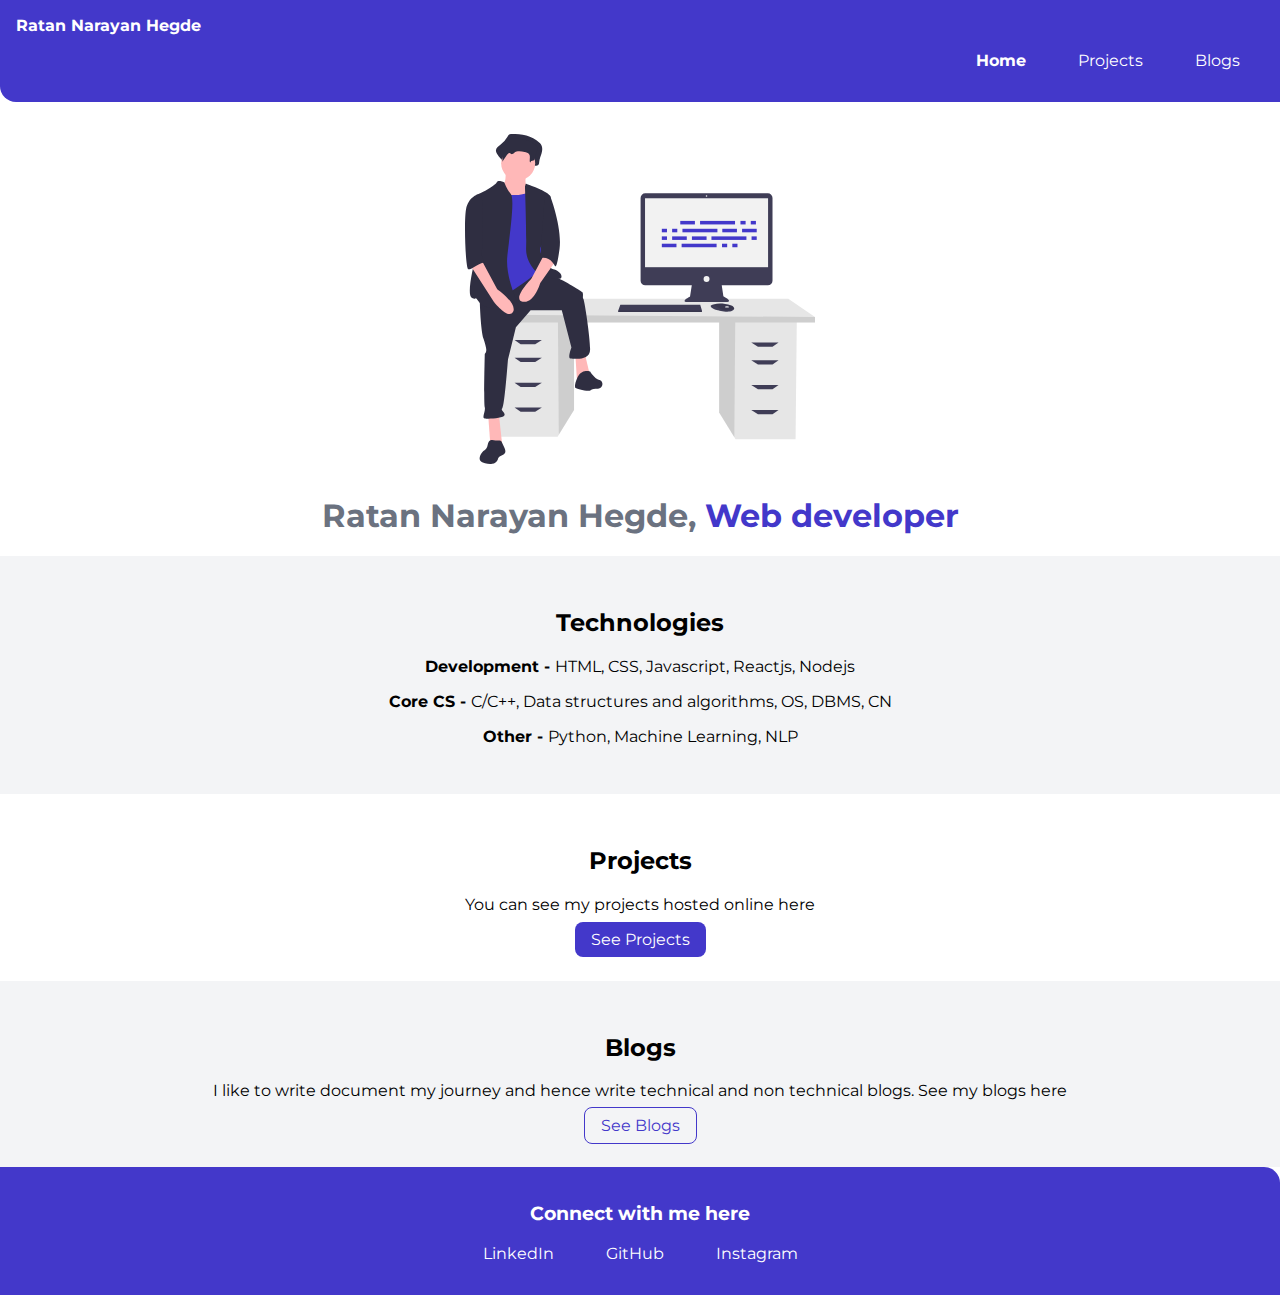
<file: index.html>
<!DOCTYPE html>
<html lang="en">
  <head>
    <meta charset="UTF-8" />
    <meta http-equiv="X-UA-Compatible" content="IE=edge" />
    <meta name="viewport" content="width=device-width, initial-scale=1.0" />
    <title>Home | Ratan Narayan Hegde</title>
    <link rel="stylesheet" href="/styles.css" />
  </head>
  <body>
    <nav class="navigation">
      <div class="brand">Ratan Narayan Hegde</div>
      <ul class="navigation-list">
        <li class="list-item-inline link-active"><a href="/">Home</a></li>
        <li class="list-item-inline"><a href="/projects.html">Projects</a></li>
        <li class="list-item-inline"><a href="/blogs.html">Blogs</a></li>
      </ul>
    </nav>
    <div class="hero">
      <img src="/images/hero.svg" alt="" class="hero" />
      <h1 class="hero hero-heading">
        Ratan Narayan Hegde,
        <span class="hero-heading-tag">Web developer</span>
      </h1>
    </div>
    <section class="section container ow">
      <h2>Technologies</h2>
      <p>
        <strong>Development - </strong>HTML, CSS, Javascript, Reactjs, Nodejs
      </p>
      <p>
        <strong>Core CS - </strong>C/C++, Data structures and algorithms, OS,
        DBMS, CN
      </p>
      <p><strong>Other - </strong>Python, Machine Learning, NLP</p>
    </section>
    <section class="section container">
      <h2>Projects</h2>
      <p>You can see my projects hosted online here</p>
      <a href="/projects.html" class="link-primary">See Projects</a>
    </section>
    <section class="section container ow">
      <h2>Blogs</h2>
      <p>
        I like to write document my journey and hence write technical and non
        technical blogs. See my blogs here
      </p>
      <a href="/blogs.html" class="link-secondary">See Blogs</a>
    </section>
    <footer class="footer">
      <h3>Connect with me here</h3>
      <ul class="">
        <li class="list-item-inline">
          <a href="https://www.linkedin.com/in/ratan-narayan-hegde-57769818b/"
            >LinkedIn</a
          >
        </li>
        <li class="list-item-inline">
          <a href="https://github.com/RatanNarayanHegde">GitHub</a>
        </li>
        <li class="list-item-inline">
          <a href="https://www.instagram.com/ratanhegde08/">Instagram</a>
        </li>
      </ul>
    </footer>
  </body>
</html>
</file>
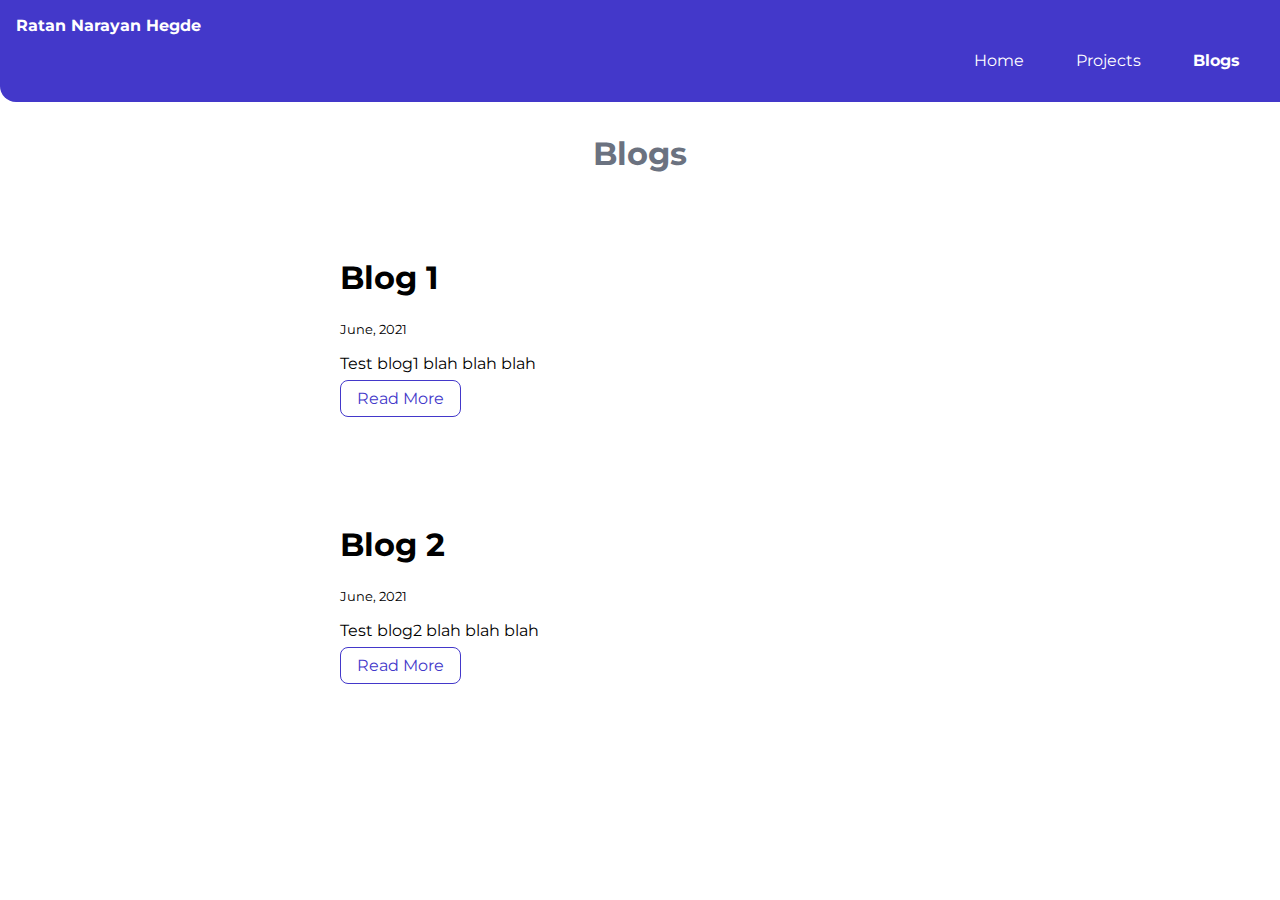
<file: blogs.html>
<!DOCTYPE html>
<html lang="en">
  <head>
    <meta charset="UTF-8" />
    <meta http-equiv="X-UA-Compatible" content="IE=edge" />
    <meta name="viewport" content="width=device-width, initial-scale=1.0" />
    <title>Blogs | Ratan Narayan Hegde</title>
    <link rel="stylesheet" href="styles.css" />
  </head>
  <body>
    <nav class="navigation">
      <div class="brand">Ratan Narayan Hegde</div>
      <ul class="navigation-list">
        <li class="list-item-inline"><a href="/">Home</a></li>
        <li class="list-item-inline">
          <a href="/projects.html">Projects</a>
        </li>
        <li class="list-item-inline link-active">
          <a href="/blogs.html">Blogs</a>
        </li>
      </ul>
    </nav>
    <div class="hero">
      <h1 class="hero hero-heading">Blogs</h1>
    </div>
    <ul class="container container-center list-no-bullet">
      <li>
        <article>
          <h1>Blog 1</h1>
          <small>June, 2021</small>
          <p>Test blog1 blah blah blah</p>
          <a class="link-secondary" href="/blog1.html">Read More</a>
        </article>
      </li>
      <li>
        <article>
          <h1>Blog 2</h1>
          <small>June, 2021</small>
          <p>Test blog2 blah blah blah</p>
          <a class="link-secondary" href="/blog2.html">Read More</a>
        </article>
      </li>
    </ul>
  </body>
</html>
</file>
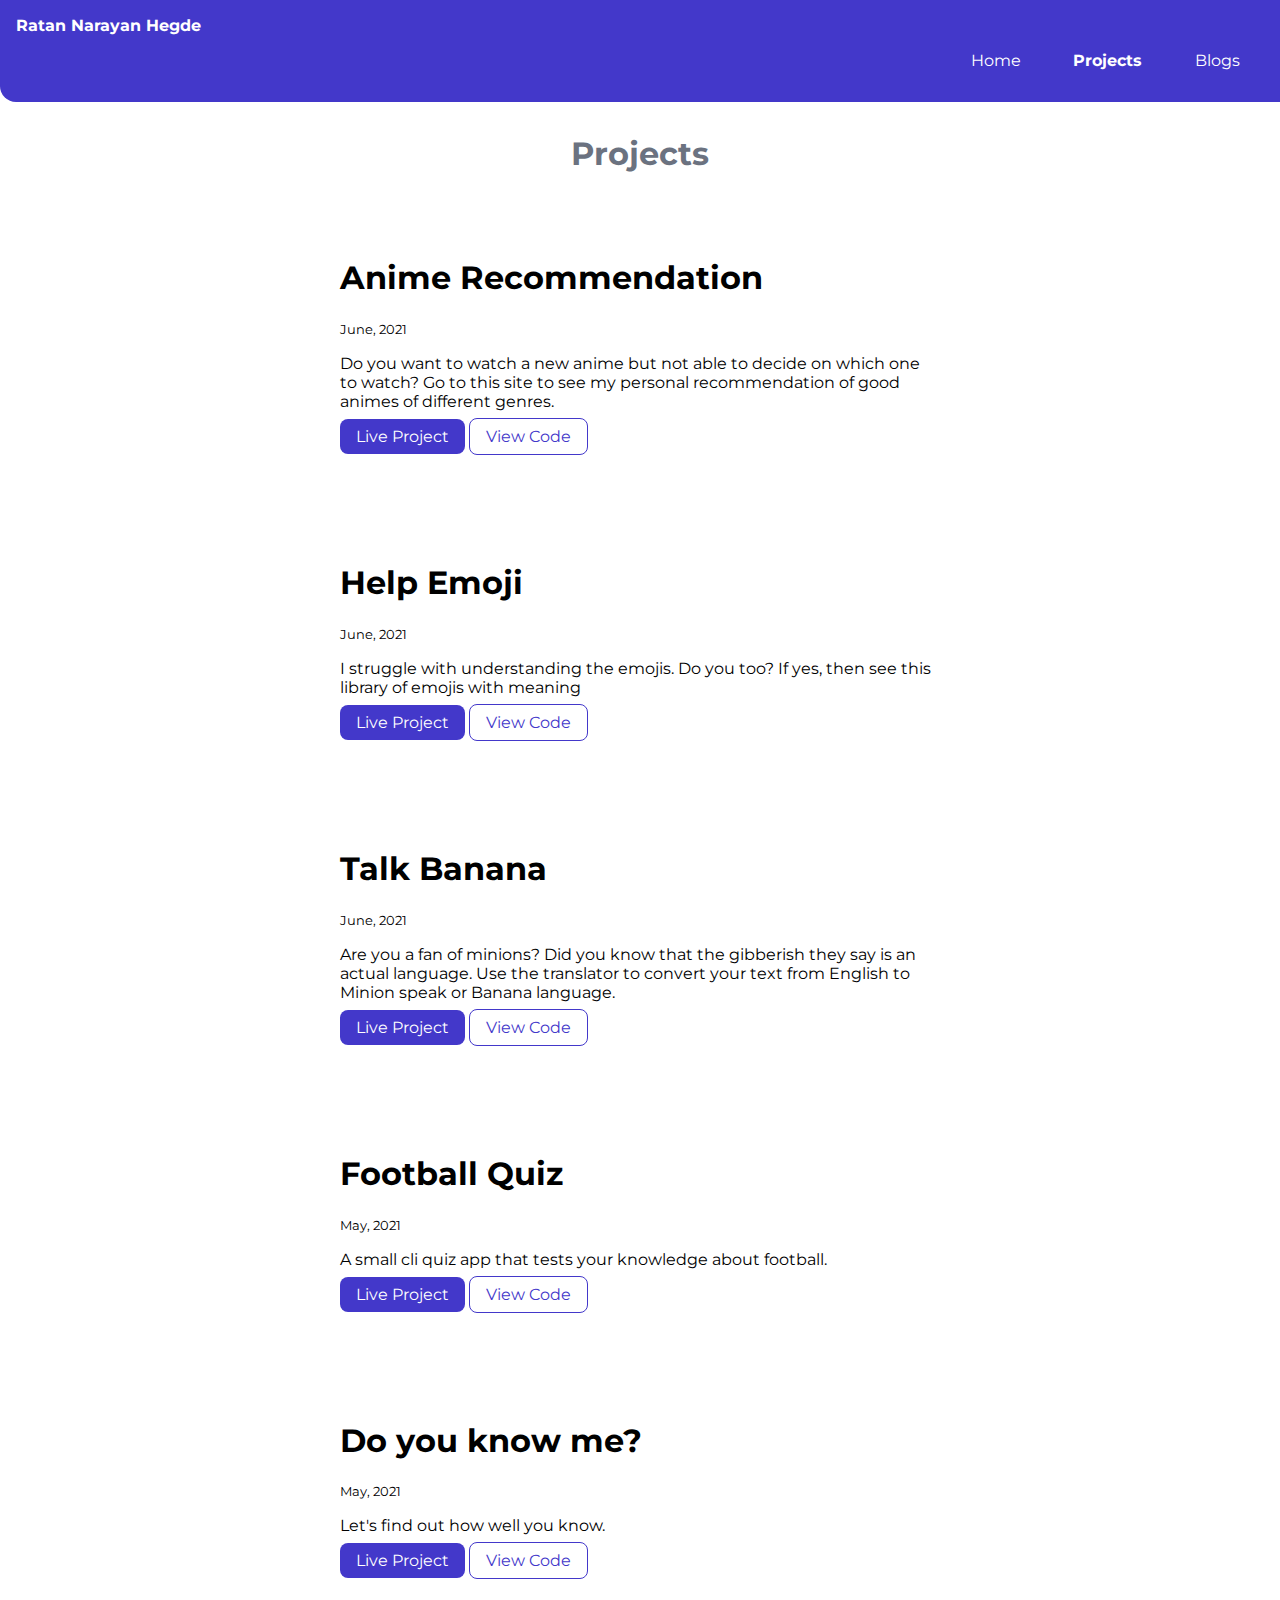
<file: projects.html>
<!DOCTYPE html>
<html lang="en">
  <head>
    <meta charset="UTF-8" />
    <meta http-equiv="X-UA-Compatible" content="IE=edge" />
    <meta name="viewport" content="width=device-width, initial-scale=1.0" />
    <title>Projects | Ratan Narayan Hegde</title>
    <link rel="stylesheet" href="styles.css" />
  </head>
  <body>
    <nav class="navigation">
      <div class="brand">Ratan Narayan Hegde</div>
      <ul class="navigation-list">
        <li class="list-item-inline"><a href="/">Home</a></li>
        <li class="list-item-inline link-active">
          <a href="/projects.html">Projects</a>
        </li>
        <li class="list-item-inline"><a href="/blogs.html">Blogs</a></li>
      </ul>
    </nav>
    <div class="hero">
      <h1 class="hero hero-heading">Projects</h1>
    </div>
    <ul class="container container-center list-no-bullet">
      <li>
        <article>
          <h1>Anime Recommendation</h1>
          <small>June, 2021</small>
          <p>
            Do you want to watch a new anime but not able to decide on which one
            to watch? Go to this site to see my personal recommendation of good
            animes of different genres.
          </p>
          <a class="link-primary" href="https://ix52s.csb.app/">Live Project</a>
          <a
            class="link-secondary"
            href="https://codesandbox.io/s/animerecommendation-ix52s"
            >View Code</a
          >
        </article>
      </li>
      <li>
        <article>
          <h1>Help Emoji</h1>
          <small>June, 2021</small>
          <p>
            I struggle with understanding the emojis. Do you too? If yes, then
            see this library of emojis with meaning
          </p>
          <a class="link-primary" href="https://mpg2c.csb.app/">Live Project</a>
          <a
            class="link-secondary"
            href="https://codesandbox.io/s/help-emoji-mpg2c"
            >View Code</a
          >
        </article>
      </li>
      <li>
        <article>
          <h1>Talk Banana</h1>
          <small>June, 2021</small>
          <p>
            Are you a fan of minions? Did you know that the gibberish they say
            is an actual language. Use the translator to convert your text from
            English to Minion speak or Banana language.
          </p>
          <a class="link-primary" href="https://talkbanananana.netlify.app/"
            >Live Project</a
          >
          <a
            class="link-secondary"
            href="https://github.com/RatanNarayanHegde/minionTalk"
            >View Code</a
          >
        </article>
      </li>
      <li>
        <article>
          <h1>Football Quiz</h1>
          <small>May, 2021</small>
          <p>A small cli quiz app that tests your knowledge about football.</p>
          <a
            class="link-primary"
            href="https://replit.com/@ratanhegde08/FootballQuiz#index.js?embed=1&output=1"
            >Live Project</a
          >
          <a
            class="link-secondary"
            href="https://github.com/RatanNarayanHegde/FootballQuiz"
            >View Code</a
          >
        </article>
      </li>
      <li>
        <article>
          <h1>Do you know me?</h1>
          <small>May, 2021</small>
          <p>Let's find out how well you know.</p>
          <a
            class="link-primary"
            href="https://replit.com/@ratanhegde08/neogcampexercises#index.js?embed=1&output=1"
            >Live Project</a
          >
          <a
            class="link-secondary"
            href="https://github.com/RatanNarayanHegde/KnowMe"
            >View Code</a
          >
        </article>
      </li>
    </ul>
  </body>
</html>
</file>
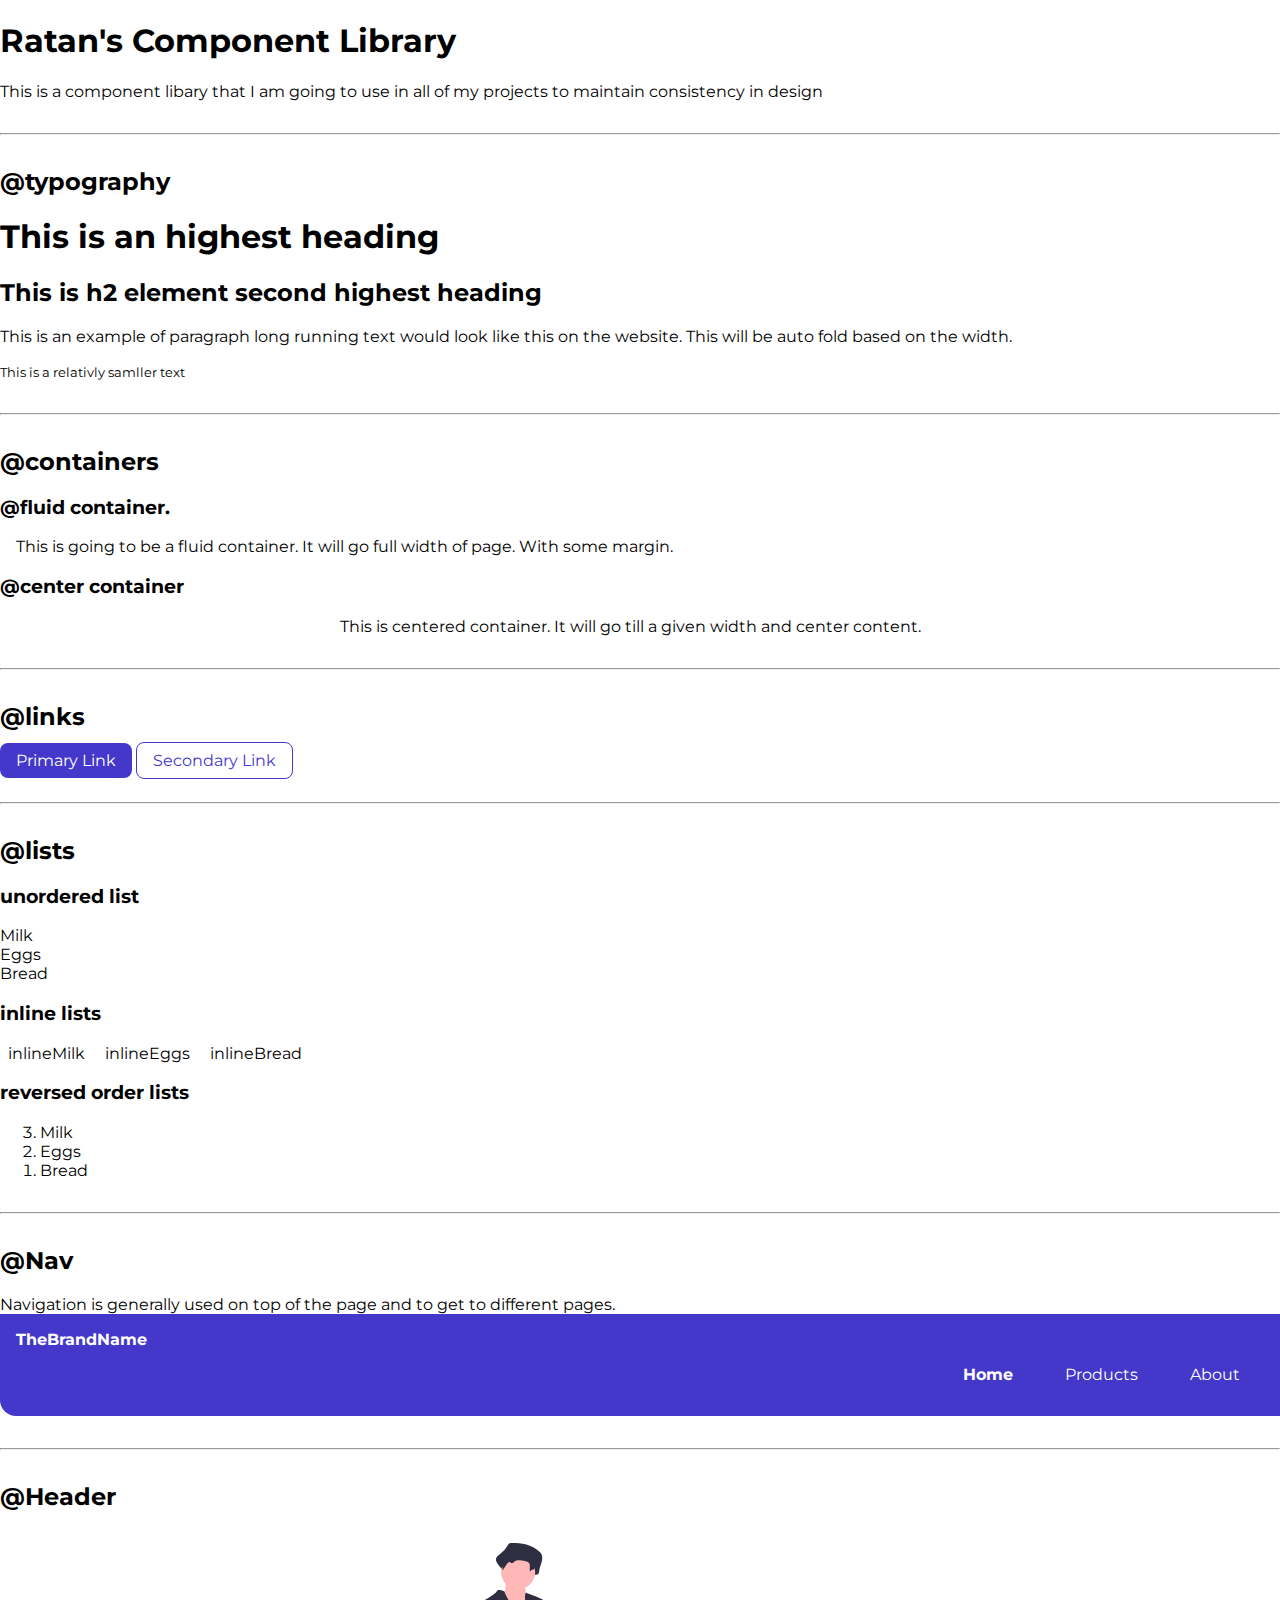
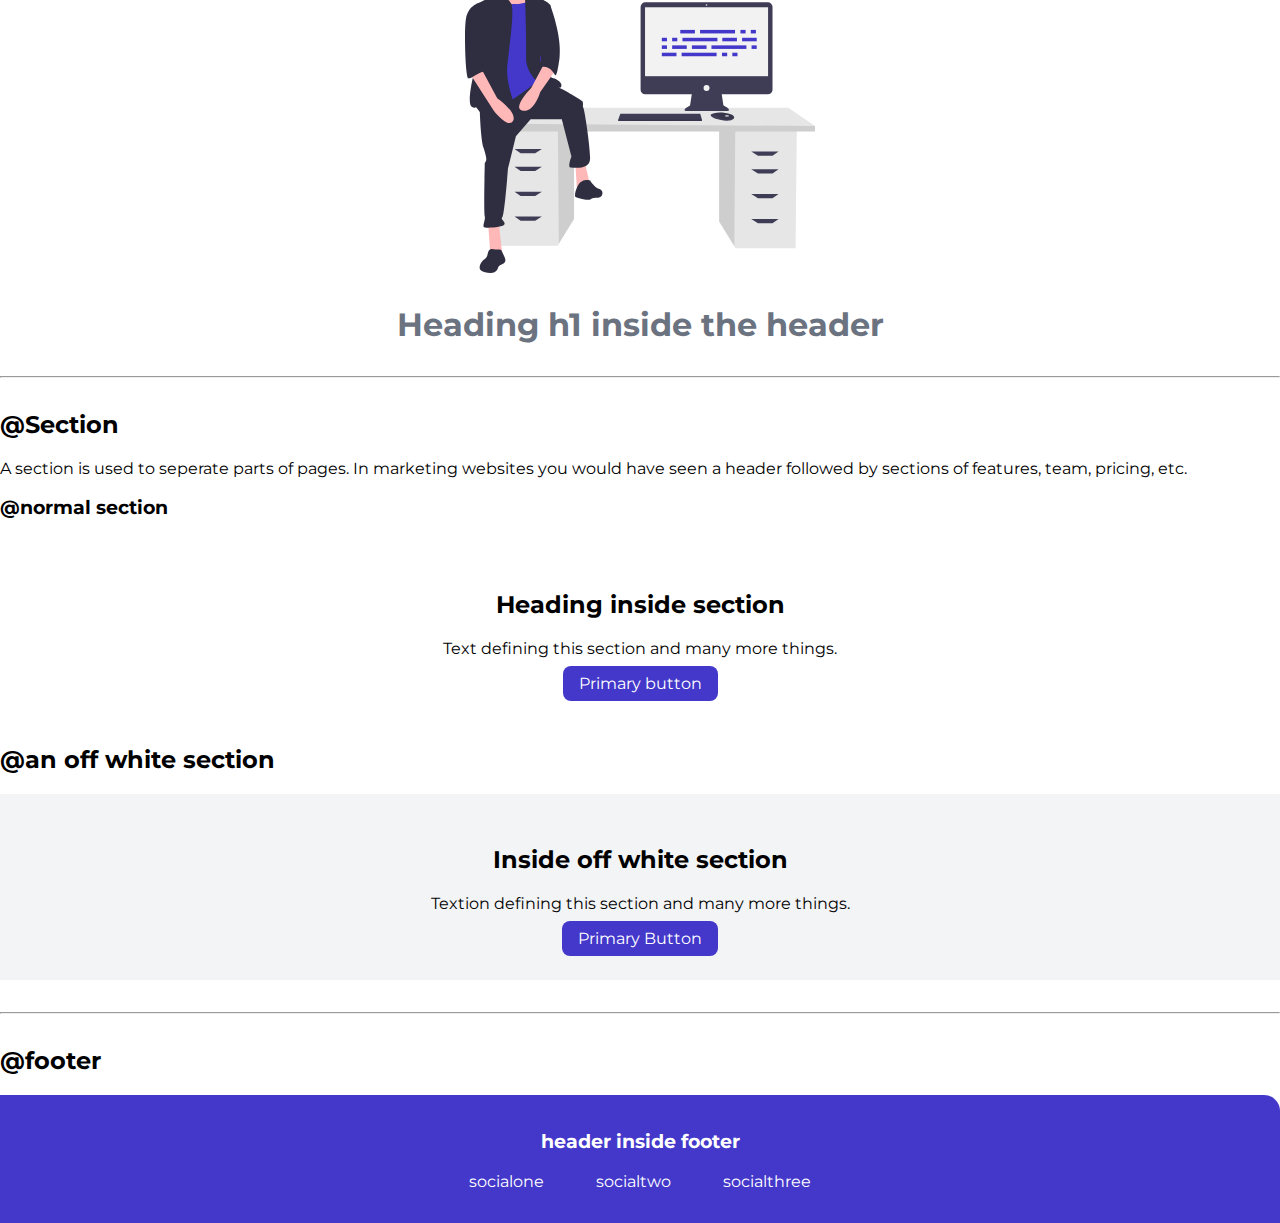
<file: lib/components.html>
<!DOCTYPE html>
<html lang="en">
  <head>
    <meta charset="UTF-8" />
    <meta http-equiv="X-UA-Compatible" content="IE=edge" />
    <meta name="viewport" content="width=device-width, initial-scale=1.0" />
    <link rel="stylesheet" href="/styles.css" />
    <title>Component Library</title>
  </head>
  <body>
    <h1>Ratan's Component Library</h1>
    <p>
      This is a component libary that I am going to use in all of my projects to
      maintain consistency in design
    </p>
    <hr />
    <h2>@typography</h2>
    <h1>This is an highest heading</h1>
    <h2>This is h2 element second highest heading</h2>
    <p>
      This is an example of paragraph long running text would look like this on
      the website. This will be auto fold based on the width.
    </p>
    <small>This is a relativly samller text</small>
    <hr />

    <h2>@containers</h2>
    <h3>@fluid container.</h3>
    <div class="container">
      This is going to be a fluid container. It will go full width of page. With
      some margin.
    </div>

    <h3>@center container</h3>
    <div class="container container-center">
      This is centered container. It will go till a given width and center
      content.
    </div>
    <hr />

    <h2>@links</h2>
    <a href="/" class="link-primary">Primary Link</a>
    <a href="/" class="link-secondary">Secondary Link</a>
    <hr />

    <h2>@lists</h2>
    <h3>unordered list</h3>
    <ul class="list-no-bullet">
      <li>Milk</li>
      <li>Eggs</li>
      <li>Bread</li>
    </ul>

    <h3>inline lists</h3>
    <ul>
      <li class="list-item-inline">inlineMilk</li>
      <li class="list-item-inline">inlineEggs</li>
      <li class="list-item-inline">inlineBread</li>
    </ul>

    <h3>reversed order lists</h3>
    <ol reversed>
      <li>Milk</li>
      <li>Eggs</li>
      <li>Bread</li>
    </ol>
    <hr />

    <h2>@Nav</h2>
    Navigation is generally used on top of the page and to get to different
    pages.
    <nav class="navigation">
      <div class="brand">TheBrandName</div>
      <ul class="navigation-list">
        <li class="list-item-inline link-active"><a href="/">Home</a></li>
        <li class="list-item-inline"><a href="/">Products</a></li>
        <li class="list-item-inline"><a href="/">About</a></li>
      </ul>
    </nav>
    <hr />

    <h2>@Header</h2>
    <div class="hero">
      <img src="/images/hero.svg" alt="" class="hero" />
      <h1 class="hero hero-heading">Heading h1 inside the header</h1>
    </div>
    <hr />

    <h2>@Section</h2>
    <p>
      A section is used to seperate parts of pages. In marketing websites you
      would have seen a header followed by sections of features, team, pricing,
      etc.
    </p>
    <h3>@normal section</h3>
    <section class="section container">
      <h2>Heading inside section</h2>
      <p>Text defining this section and many more things.</p>
      <a href="/" class="link-primary">Primary button</a>
    </section>
    <h2>@an off white section</h2>
    <section class="section container ow">
      <h2>Inside off white section</h2>
      <p>Textion defining this section and many more things.</p>
      <a href="/" class="link-primary">Primary Button</a>
    </section>
    <hr />

    <h2>@footer</h2>
    <footer class="footer">
      <h3>header inside footer</h3>
      <ul class="">
        <li class="list-item-inline"><a href="/">socialone</a></li>
        <li class="list-item-inline"><a href="/">socialtwo</a></li>
        <li class="list-item-inline"><a href="/">socialthree</a></li>
      </ul>
    </footer>
  </body>
</html>
</file>
<file: styles.css>
@import url("https://fonts.googleapis.com/css2?family=Montserrat:wght@400;700&display=swap");

:root {
  --primary-color: #4338ca;
  --dark-gray: #6b7280;
  --off-white: #f3f4f6;
}

body {
  font-family: "Montserrat", sans-serif;
  margin: 0;
}

hr {
  margin: 2rem 0;
}

.container {
  padding: 0 1rem;
}

.container-center {
  max-width: 600px;
  margin: auto;
}

a {
  text-decoration: none;
  padding: 0.5rem 1rem;
}

.link-primary {
  background-color: var(--primary-color);
  color: white;
  border-radius: 0.5rem;
}

.link-secondary {
  border-radius: 0.5rem;
  color: var(--primary-color);
  border: 1px solid var(--primary-color);
}

.list-no-bullet {
  list-style: none;
}

.list-item-inline {
  display: inline;
  margin: 0 0.5rem;
}

.link-active {
  font-weight: bold;
}

.navigation {
  background-color: var(--primary-color);
  padding: 1rem;
  color: white;
  border-bottom-left-radius: 1rem;
}

.navigation .list-item-inline a {
  color: white;
}

.navigation .brand {
  font-weight: bold;
}

.navigation-list {
  text-align: right;
}

.hero {
  display: block;
  margin-top: 2rem;
  text-align: center;
}

.hero img {
  max-width: 350px;
  margin: auto;
}

.hero .hero-heading {
  color: var(--dark-gray);
}

.hero-heading-tag {
  color: var(--primary-color);
}
.section {
  padding: 2rem 0;
  text-align: center;
}

.ow {
  background-color: var(--off-white);
}

.footer {
  background-color: var(--primary-color);
  padding: 1rem;
  text-align: center;
  border-top-right-radius: 1rem;
}

.footer h3 {
  color: white;
}

.footer .list-item-inline a {
  color: white;
}

ul {
  padding-inline-start: 0px;
}

article {
  margin: 2rem 0;
  padding: 2rem 0;
}

.blog-content {
  text-align: center;
  width: 50%;
  margin: auto;
}
</file>
